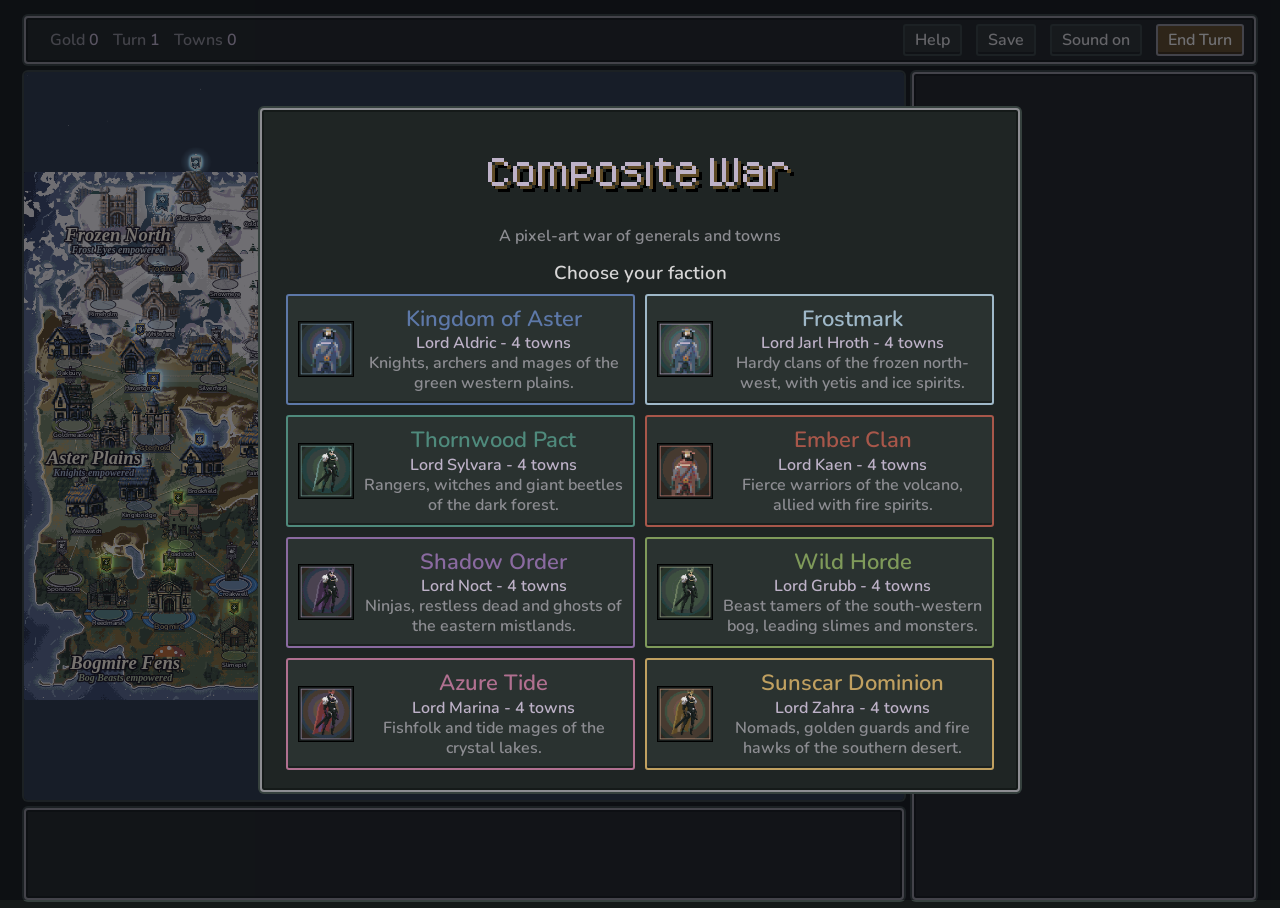
<file: index.html>
<!doctype html>
<meta charset="utf-8">
<title>Composite War</title>
<meta name="claude:viewport-fit-sides" content="cover">
<link rel="stylesheet" href="css/style.css">

<div id="app">
  <header id="topbar">
    <span id="tb-faction" class="tb-faction"></span>
    <span class="tb-stat" title="Gold">Gold <b id="tb-gold">0</b></span>
    <span class="tb-stat" title="Turn">Turn <b id="tb-turn">1</b></span>
    <span class="tb-stat" title="Towns held">Towns <b id="tb-spots">0</b></span>
    <span class="tb-spacer"></span>
    <button id="btn-help" type="button">Help</button>
    <button id="btn-save" type="button">Save</button>
    <button id="btn-sound" type="button">Sound on</button>
    <button id="end-turn" type="button" class="primary">End Turn</button>
  </header>

  <main id="stage">
    <canvas id="view"></canvas>
    <div id="battle-hud"></div>
    <div id="battle-ctrl"></div>
    <div id="turn-banner" hidden></div>
    <div id="capture-banner" hidden></div>
    <canvas id="bminimap" width="200" height="128" title="Click to look there"></canvas>
    <div id="map-ctrl">
      <canvas id="minimap" width="200" height="120" title="Click to jump there"></canvas>
      <div class="zbtns"><button id="zoom-in" type="button" title="Zoom in">+</button><button id="zoom-out" type="button" title="Zoom out">-</button><button id="zoom-home" type="button" title="Back to your capital">Home</button></div>
    </div>
  </main>

  <aside id="panel"></aside>
  <footer id="log"></footer>
</div>

<div id="title-screen" hidden></div>
<div id="modal" hidden></div>

<template id="help-text">
  <h2>How to play</h2>
  <p><b>Goal:</b> defeat every rival faction by taking all their towns.</p>
  <p><b>The map:</b> drag to scroll (or use the arrow keys / WASD), scroll the mouse wheel or pinch to zoom.
    Click the minimap in the corner to jump anywhere; <b>Home</b> returns to your capital.</p>
  <p><b>Your turn:</b> click one of your towns (yellow name). Click generals in the side panel to tick or untick them.
    Roads to neighbouring towns light up: <b>white</b> = move there, <b>red</b> = attack.</p>
  <p><b>Frontline and backline:</b> Warriors and their troops are frontline; Marksmen, Mages and their troops are backline.
    In battle the frontline deploys in front and holds enemies up as they pass, and goes after anyone threatening its backline.
    The backline stays behind its front line, steps back from melee when it can, and hits weaker when caught in melee.
    Bring both: a backline with no frontline is easy prey.</p>
  <p><b>Hero classes and recruiting:</b> each hero is a <b>Warrior</b> (recruits infantry, cavalry and beasts), a <b>Marksman</b>
    (shooters and artillery) or a <b>Mage</b> (battle mages and healers), and recruits from their own faction's units.
    A faction's <b>lord</b> can recruit any of the faction's units and commands up to 24 soldiers (other heroes 16).
    Press <b>Recruit</b> next to a hero to choose troops, mix types in one squad, or dismiss soldiers. <b>Cavalry</b> hit twice as hard
    on the charge but spearmen punish them; <b>artillery</b> fires far with big blasts; <b>healers</b> mend the most hurt ally nearby.</p>
  <p><b>Landmarks:</b> each faction's landmark stands beside its capital and empowers one of its own units in
    battles nearby: Aster's Royal Bastion toughens Knights, Frostmark's Heart of Winter sharpens Frost Eyes, the Thornwood's
    Old Hollow strengthens Witches, the Ember Clan's Mountain of Fire fuels Fire Spirits, the Shadow Order's Whispering Ruins
    feed Ghosts, the Horde's Mother Mushroom grows Bog Beasts, the Azure Tide's Prism Spires focus Crystal Eyes, and the
    Sun Pyramid hardens Sun Guards. The power is full near the landmark (which always covers the capital) and fades with
    distance. It only works while the faction holds its capital, so taking a capital also breaks its power. Select a town
    to see which powers reach it.</p>
  <p><b>Signature abilities:</b> every hero has two abilities of their own, rolled at random when they appear: one learned at
    level 15 and their best at level 30 (heroes level up to 40). Some are big single strikes, others area blasts, auras or
    heals, and they come in strengths of 1 to 5 stars. A hero with strong abilities is worth more to hire or persuade.
    See them in the hero's Recruit window; in battle they are on the skill bar.</p>
  <p><b>Promotion:</b> soldiers level up in battle (for surviving, winning and each kill). At level 15 they are promoted
    (silver pip) and at level 30 again (two gold pips), getting much stronger each time. Heroes of level 10+ can recruit
    veterans for 3x the price. Keep your veterans alive!</p>
  <p>Each general can move or attack once per turn. <b>Recruiting</b> refills a general's squad for gold and is free to do any time.</p>
  <p><b>Formation:</b> before a battle you fight yourself, choose which squads stand in the <b>front row</b> (nearest the enemy)
    and which in the <b>back row</b>, and their order along the line. Heroes remember their row.</p>
  <p><b>Battles</b> are fought by <b>blocks of hundreds of men</b> (each soldier takes the field as 5 men) on a large field seen
    from high above, with the whole battlefield in view. Every block has <b>morale</b>, shown under its portrait: Steady, Wavering or Routing.
    Losses, blows into its <b>flank or rear</b> (which also hit harder), charges and a fallen general shake it; a routing block flees and
    may rally once safe. Win by breaking the enemy's blocks, so try to hit them from the side.</p>
  <p>A battle starts paused. Click a block or its <b>marker</b> to select it (Shift-click or drag a box for several, or click its portrait
    at the top). <b>Right-click</b> the ground to move there (on touch: tap the ground), or an enemy to attack it. <b>Right-drag</b> to draw
    a front line: the selected blocks spread along it, as wide as you drew it, facing across it (to the left of the way you dragged).
    Several blocks move in the chosen <b>formation</b>
    (Auto: frontline in front, backline behind; Line; Column; Wedge). <b>Advance</b>, <b>Hold</b> and <b>Retreat</b> apply to the
    selected squads (or all). Advancing frontline troops <b>charge</b> the last stretch and hit harder on impact.
    Each hero has <b>skills</b> that cost MP (Z / X / C, or the buttons); area skills land where you click,
    and <b>Auto</b> lets the hero cast by themself. Space pauses; arrow keys or WASD scroll; the wheel zooms; middle-drag scrolls.
    If a general falls, their block is badly shaken. <b>Terrain</b> matters (point at the ground to see what it is): <b>hills</b> let shooters
    reach further, give melee the edge downhill and slow anyone climbing; <b>forests</b> hide the troops in them
    until the enemy is close (or they attack), slow units and shelter them from arrows; rivers can be crossed quickly only at the fords and bridges,
    mud, snow and sand slow everyone, and rocks and lava block the way. Archers, mages and artillery shoot from far off, so use them:
    an advance under their fire is costly, and blocks clash for a long, heavy fight. Their arrows and shot fly slowly and come down
    where they were aimed, so troops on the move dodge some, and long shots miss more.
    Every town (not villages) is <b>walled</b>: a square of walls with towers, and shut <b>gates</b> on the sides its ground leaves open.
    On open ground there is a gate on every side; a town on a ridge end has cliffs on two sides and two gates; a clifftop town has
    one gate up a narrow ramp, and an island town one gate at the end of a causeway (the map shows each town's site).
    Right-click a gate to batter it down (artillery hits gates hard, arrows barely scratch them); squads spread over the gates.
    Defenders shoot from the wall-walk, are sheltered from missiles inside the walls, and can sally out through their own gates.
    When time runs out the defenders keep the town.</p>
  <p><b>Wandering generals</b> (marked with a gold coin on the map) drift between towns. Hire one while they are in a town you own.
    Defeated generals who are captured become wanderers too.</p>
  <p>Generals of the Free Towns join you when you take their town and they have nowhere to flee.
    You can also <b>Persuade</b> a <b>cornered</b> general (one whose town has no neighbouring town of their own side, the same
    rule as above) to join you for gold: click their town; you need one of your generals who has not acted, in a town next to
    theirs, to go as envoy. Stronger generals cost more, rival faction generals most of all; lords never sell out.
    Rival factions do the same - <b>keep your generals connected to your other towns</b> or they can be bribed away.</p>
  <p><b>Story:</b> events appear as dialogue - at the start, when you first reach each region, at milestones, and now and then
    at the start of a turn. Many offer a choice with gold, soldiers or experience at stake.</p>
  <p><b>End Turn</b> lets the other factions act, then every faction collects gold from its towns. The game autosaves each turn.</p>
</template>

<script src="js/map.js"></script>
<script src="js/data.js"></script>
<script src="js/palette.js"></script>
<script src="js/events.js"></script>
<script src="tools/pixelgen/pixelgen.js"></script>
<script src="tools/pixelgen/medieval.js"></script>
<script src="tools/pixelgen/creatures.js"></script>
<script src="tools/pixelgen/buildings.js"></script>
<script src="js/gensprites.js"></script>
<script src="js/chars.js"></script>
<script src="js/assets.js"></script>
<script src="js/art.js"></script>
<script src="js/heraldry.js"></script>
<script src="js/mapview.js"></script>
<script src="js/walls.js"></script>
<script src="js/terrain.js"></script>
<script src="js/battle.js"></script>
<script src="js/battleui.js"></script>
<script src="js/game.js"></script>
<script src="js/main.js"></script>
</file>
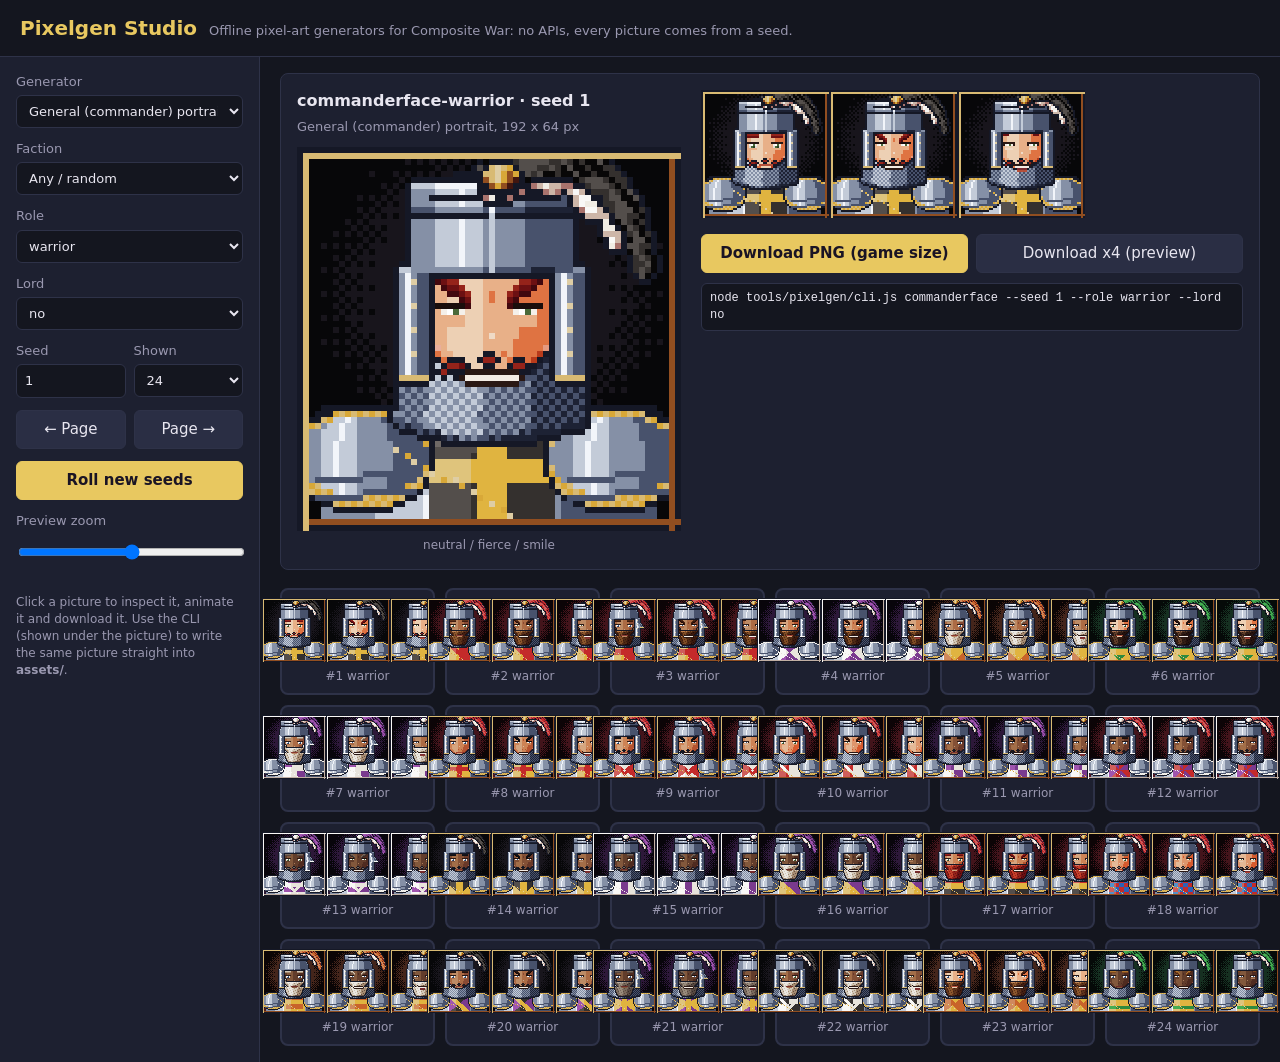
<file: tools/pixelgen/index.html>
<!doctype html>
<html lang="en">
<head>
<meta charset="utf-8">
<meta name="viewport" content="width=device-width, initial-scale=1">
<title>Pixelgen Studio</title>
<style>
  :root {
    --bg: #14161f; --panel: #1d2030; --line: #2e3248; --text: #e8e6f0; --dim: #9a98b0;
    --accent: #e8c860; --sel: #5a9cff;
  }
  * { box-sizing: border-box; }
  body { margin: 0; background: var(--bg); color: var(--text); font: 15px/1.4 system-ui, sans-serif; }
  header { padding: 14px 20px; border-bottom: 1px solid var(--line); display: flex; gap: 12px; align-items: baseline; flex-wrap: wrap; }
  header h1 { margin: 0; font-size: 20px; color: var(--accent); }
  header span { color: var(--dim); font-size: 13px; }
  main { display: grid; grid-template-columns: 260px 1fr; min-height: calc(100vh - 56px); }
  aside { background: var(--panel); border-right: 1px solid var(--line); padding: 16px; display: flex; flex-direction: column; gap: 12px; }
  label { display: flex; flex-direction: column; gap: 4px; font-size: 13px; color: var(--dim); }
  select, input { background: var(--bg); color: var(--text); border: 1px solid var(--line); border-radius: 6px; padding: 7px 8px; font: inherit; }
  .row { display: flex; gap: 8px; }
  .row > * { flex: 1; min-width: 0; }
  input { width: 100%; }
  button { background: #2a2e44; color: var(--text); border: 1px solid var(--line); border-radius: 6px; padding: 8px 10px; font: inherit; cursor: pointer; }
  button:hover { border-color: var(--sel); }
  button.primary { background: var(--accent); color: #1a1424; border-color: var(--accent); font-weight: 600; }
  .work { padding: 16px 20px; display: flex; flex-direction: column; gap: 18px; min-width: 0; }
  .grid { display: grid; grid-template-columns: repeat(auto-fill, minmax(150px, 1fr)); gap: 10px; }
  .cell { background: var(--panel); border: 2px solid var(--line); border-radius: 8px; padding: 8px; cursor: pointer; display: flex; flex-direction: column; align-items: center; gap: 6px; }
  .cell.sel { border-color: var(--sel); }
  .cell small { color: var(--dim); font-size: 12px; text-align: center; }
  canvas { image-rendering: pixelated; image-rendering: crisp-edges; }
  .checker { background-color: #2a2c3a; background-image: linear-gradient(45deg, #23252f 25%, transparent 25%, transparent 75%, #23252f 75%), linear-gradient(45deg, #23252f 25%, transparent 25%, transparent 75%, #23252f 75%); background-size: 16px 16px; background-position: 0 0, 8px 8px; }
  .detail { background: var(--panel); border: 1px solid var(--line); border-radius: 8px; padding: 16px; display: flex; gap: 20px; flex-wrap: wrap; align-items: flex-start; }
  .detail h2 { margin: 0 0 6px; font-size: 16px; }
  .detail .meta { color: var(--dim); font-size: 13px; margin-bottom: 10px; }
  .anims { display: flex; gap: 10px; flex-wrap: wrap; }
  .sheet { max-width: 100%; overflow: auto; }
  code { background: var(--bg); border: 1px solid var(--line); border-radius: 6px; padding: 6px 8px; display: block; font-size: 12px; white-space: pre-wrap; word-break: break-all; }
  .swatches { display: flex; flex-direction: column; gap: 3px; }
  .swatches div { display: flex; gap: 3px; }
  .swatches span { width: 26px; height: 20px; border-radius: 3px; cursor: pointer; }
  .hint { color: var(--dim); font-size: 12px; }
  @media (max-width: 700px) { main { grid-template-columns: 1fr; } aside { border-right: 0; border-bottom: 1px solid var(--line); } }
</style>
</head>
<body>
<header>
  <h1>Pixelgen Studio</h1>
  <span>Offline pixel-art generators for Composite War: no APIs, every picture comes from a seed.</span>
</header>
<main>
  <aside>
    <label>Generator <select id="kind"></select></label>
    <label>Faction <select id="faction"></select></label>
    <div id="opts" style="display:flex;flex-direction:column;gap:12px"></div>
    <div class="row">
      <label>Seed <input id="seed" type="number" value="1"></label>
      <label>Shown <select id="count"><option>12</option><option selected>24</option><option>48</option></select></label>
    </div>
    <div class="row">
      <button id="prev">&larr; Page</button>
      <button id="next">Page &rarr;</button>
    </div>
    <button class="primary" id="roll">Roll new seeds</button>
    <label>Preview zoom <input id="zoom" type="range" min="2" max="10" value="6"></label>
    <p class="hint">Click a picture to inspect it, animate it and download it. Use the CLI (shown under the
      picture) to write the same picture straight into <b>assets/</b>.</p>
  </aside>
  <section class="work">
    <div class="detail" id="detail" hidden></div>
    <div class="grid" id="grid"></div>
  </section>
</main>
<script src="pixelgen.js"></script>
<script src="medieval.js"></script>
<script>
const $ = id => document.getElementById(id);
const G = PixelGen.GENERATORS;
let selected = null, timers = [];

const groups = {};
for (const [k, g] of Object.entries(G)) {
  const name = g.group || 'Classic 16px';
  if (!groups[name]) { groups[name] = document.createElement('optgroup'); groups[name].label = name; }
  groups[name].appendChild(new Option(`${g.label} (${g.size})`, k));
}
for (const name of Object.keys(groups).reverse()) $('kind').appendChild(groups[name]);
$('faction').add(new Option('Any / random', ''));
for (const [k, f] of Object.entries(PixelGen.FACTIONS)) $('faction').add(new Option(f.name, k));

// remember the last settings in this browser
try { const s = JSON.parse(localStorage.getItem('pixelgen') || '{}'); if (s.kind) $('kind').value = s.kind; if (s.faction !== undefined) $('faction').value = s.faction; if (s.seed) $('seed').value = s.seed; } catch (e) {}

function buildOpts() {
  $('opts').innerHTML = '';
  for (const [k, vals] of Object.entries(G[$('kind').value].options)) {
    const l = document.createElement('label'); l.textContent = k[0].toUpperCase() + k.slice(1);
    const s = document.createElement('select'); s.id = 'opt-' + k; s.dataset.opt = k;
    for (const v of vals) s.add(new Option(v, v));
    s.onchange = render; l.appendChild(s); $('opts').appendChild(l);
  }
}
function options() {
  const o = { faction: $('faction').value || undefined };
  for (const s of document.querySelectorAll('[data-opt]')) o[s.dataset.opt] = s.value;
  return o;
}
function toCanvas(img, scale) {
  const c = document.createElement('canvas');
  c.width = img.w * scale; c.height = img.h * scale;
  const x = c.getContext('2d'), raw = document.createElement('canvas');
  raw.width = img.w; raw.height = img.h;
  raw.getContext('2d').putImageData(new ImageData(img.toRGBA(), img.w, img.h), 0, 0);
  x.imageSmoothingEnabled = false; x.drawImage(raw, 0, 0, c.width, c.height);
  return c;
}
// A small looping animation of one track of frames.
function animCanvas(img, anim, track, scale) {
  const c = document.createElement('canvas');
  c.width = anim.fw * scale; c.height = anim.fh * scale; c.className = 'checker';
  const src = toCanvas(img, 1), x = c.getContext('2d'); x.imageSmoothingEnabled = false;
  let i = 0;
  const draw = () => { const f = track[i++ % track.length]; x.clearRect(0, 0, c.width, c.height); x.drawImage(src, f.x, f.y, anim.fw, anim.fh, 0, 0, c.width, c.height); };
  draw(); if (track.length > 1) timers.push(setInterval(draw, 1000 / anim.fps));
  return c;
}
function thumb(res) {
  const a = res.anim;
  if (res.kind === 'hero' || res.kind === 'monster' || res.kind === 'fx') return animCanvas(res.img, a, a.tracks[0], res.kind === 'fx' ? 3 : 5);
  if (res.kind === 'soldier' || res.kind === 'champion' || res.kind === 'cavalry') return animCanvas(res.img, a, a.tracks[0], res.kind === 'soldier' ? 3 : 2);
  if (res.kind === 'tile' || res.kind === 'field') { const c = toCanvas(tiled(res.img, 2), 2); return c; }
  const s = Math.max(1, Math.floor(120 / Math.max(res.img.w, res.img.h)));
  const c = toCanvas(res.img, s); c.className = 'checker'; return c;
}
function tiled(img, n) {
  const g = new PixelGen.Grid(img.w * n, img.h * n);
  for (let j = 0; j < n; j++) for (let i = 0; i < n; i++) g.blit(img, i * img.w, j * img.h);
  return g;
}
function fileName(res) { return `${res.name}-${options().faction || 'any'}-${res.seed}.png`; }
function download(img, scale, name) {
  toCanvas(img, scale).toBlob(b => { const a = document.createElement('a'); a.href = URL.createObjectURL(b); a.download = name; a.click(); setTimeout(() => URL.revokeObjectURL(a.href), 2000); });
}
function cliFor(res) {
  const o = options(), parts = ['node tools/pixelgen/cli.js', res.kind, '--seed', res.seed];
  for (const [k, v] of Object.entries(o)) if (v && v !== 'random' && v !== 'faction') parts.push('--' + k, v);
  return parts.join(' ');
}

function showDetail(res) {
  selected = res.seed;
  const d = $('detail'), z = +$('zoom').value;
  d.hidden = false; d.innerHTML = '';
  const left = document.createElement('div');
  left.innerHTML = `<h2>${res.name} &middot; seed ${res.seed}</h2><div class="meta">${G[res.kind].label}, ${res.img.w} x ${res.img.h} px</div>`;
  if (res.anim && res.anim.tracks[0].length > 1) {
    const an = document.createElement('div'); an.className = 'anims';
    const labels = res.anim.labels ? res.anim.labels : res.kind === 'hero' ? ['down', 'up', 'left', 'right', 'attack'] : res.kind === 'monster' ? ['down', 'up', 'left', 'right'] : ['play'];
    res.anim.tracks.forEach((t, i) => { const w = document.createElement('div'); w.style.textAlign = 'center'; w.appendChild(animCanvas(res.img, res.anim, t, z)); const s = document.createElement('div'); s.className = 'hint'; s.textContent = labels[i] || ''; w.appendChild(s); an.appendChild(w); });
    left.appendChild(an);
  }
  if (res.kind === 'tile' || res.kind === 'field') { const c = toCanvas(tiled(res.img, 3), Math.max(1, z - 3)); left.appendChild(c); left.insertAdjacentHTML('beforeend', '<div class="hint">3 x 3 repeat to check the seams</div>'); }
  if (res.colors) {
    const sw = document.createElement('div'); sw.className = 'swatches';
    for (const r of res.colors) { const row = document.createElement('div'); for (const c of r) { const s = document.createElement('span'); s.style.background = c; s.title = c + ' (click to copy)'; s.onclick = () => navigator.clipboard && navigator.clipboard.writeText(c); row.appendChild(s); } sw.appendChild(row); }
    left.appendChild(sw);
    left.insertAdjacentHTML('beforeend', '<div class="hint">Click a swatch to copy its hex.</div>');
  }
  const right = document.createElement('div');
  right.style.minWidth = '0'; right.style.flex = '1';
  const sheet = toCanvas(res.img, Math.max(1, Math.min(z, Math.floor(560 / res.img.w) || 1)));
  sheet.className = 'checker';
  const sh = document.createElement('div'); sh.className = 'sheet'; sh.appendChild(sheet); right.appendChild(sh);
  const btns = document.createElement('div'); btns.className = 'row'; btns.style.margin = '10px 0';
  const b1 = document.createElement('button'); b1.className = 'primary'; b1.textContent = 'Download PNG (game size)'; b1.onclick = () => download(res.img, 1, fileName(res));
  const b2 = document.createElement('button'); b2.textContent = 'Download x4 (preview)'; b2.onclick = () => download(res.img, 4, fileName(res).replace('.png', '@4x.png'));
  btns.append(b1, b2); right.appendChild(btns);
  const code = document.createElement('code'); code.textContent = cliFor(res); right.appendChild(code);
  d.append(left, right);
}

function render() {
  timers.forEach(clearInterval); timers = [];
  try { localStorage.setItem('pixelgen', JSON.stringify({ kind: $('kind').value, faction: $('faction').value, seed: $('seed').value })); } catch (e) {}
  const kind = $('kind').value, seed = +$('seed').value || 1, n = +$('count').value, o = options();
  $('grid').innerHTML = '';
  let first = null;
  for (let i = 0; i < n; i++) {
    const res = PixelGen.generate(kind, Object.assign({}, o, { seed: seed + i }));
    const cell = document.createElement('div'); cell.className = 'cell' + (res.seed === selected ? ' sel' : '');
    cell.appendChild(thumb(res));
    const s = document.createElement('small'); s.textContent = `#${res.seed} ${res.name.replace(kind + '-', '')}`; cell.appendChild(s);
    cell.onclick = () => { document.querySelectorAll('.cell.sel').forEach(e => e.classList.remove('sel')); cell.classList.add('sel'); showDetail(res); };
    $('grid').appendChild(cell);
    if (res.seed === selected || (!first && i === 0)) first = res;
  }
  if (first) showDetail(first);
}

$('kind').onchange = () => { selected = null; buildOpts(); render(); };
$('faction').onchange = render;
$('seed').onchange = render;
$('count').onchange = render;
$('zoom').oninput = render;
$('prev').onclick = () => { $('seed').value = Math.max(1, +$('seed').value - +$('count').value); render(); };
$('next').onclick = () => { $('seed').value = +$('seed').value + +$('count').value; render(); };
$('roll').onclick = () => { $('seed').value = 1 + Math.floor(Math.random() * 99999); selected = null; render(); };
buildOpts(); render();
</script>
</body>
</html>
</file>
<file: css/style.css>
/* Layout: one-screen game. Map/battle canvas fills the middle, command panel on the right,
   message log along the bottom. Classic JRPG windows: navy panels with a gold edge. */
/* Nunito (SIL Open Font License, assets/fonts/Nunito-OFL.txt): a rounded, very readable sans.
   It is registered as 'PixelFont', the name the canvas code uses, so map and battle labels use it
   too. Normal text uses the semi-bold cut (clearer on the dark panels), bold uses extra-bold.
   The original pixel font is kept as 'PixelOld' for the title. */
@font-face { font-family: 'PixelFont'; src: url('../assets/fonts/nunito-600.woff2') format('woff2'); font-weight: 400; font-display: block; }
@font-face { font-family: 'PixelFont'; src: url('../assets/fonts/nunito-800.woff2') format('woff2'); font-weight: 700; font-display: block; }
@font-face { font-family: 'PixelOld'; src: url('../assets/fonts/pixel.ttf') format('truetype'); font-display: swap; }

:root {
  /* sombre: iron grey panels, thistle and dust-grey text, a pale bronze edge */
  --bg: #151a19;
  --panel: #1f2524;
  --panel-2: #2a3230;
  --edge: #8d8d92;
  --edge-dark: #36413e;
  --ink: #d7d6d6;
  --muted: #8d8d92;
  --good: #939c80;
  --bad: #b4746a;
  --accent: #beb2c8;
  --font: 'PixelFont', 'PixelOld', 'Courier New', monospace;
  color-scheme: dark;
}

* { box-sizing: border-box; }
[hidden] { display: none !important; }
html, body { height: 100%; }
body {
  background: var(--bg); color: var(--ink);
  font-family: var(--font); font-size: 16px; line-height: 1.25;
  font-variant-ligatures: none; font-feature-settings: 'liga' 0, 'calt' 0;
  padding-left: max(16px, env(safe-area-inset-left, 0px));
  padding-right: max(16px, env(safe-area-inset-right, 0px));
  padding-block: 8px;
  overflow: hidden;
}

button {
  font: inherit; color: var(--ink); cursor: pointer;
  background: var(--panel-2); border: 2px solid var(--edge-dark); border-radius: 3px;
  padding: 4px 10px; box-shadow: inset 0 -2px 0 rgba(0, 0, 0, .35);
}
button:hover:not(:disabled) { border-color: var(--edge); }
button:focus-visible { outline: 2px solid var(--accent); outline-offset: 1px; }
button:disabled { opacity: .45; cursor: default; }
button.primary { background: #5e4a26; border-color: var(--edge); color: #eeedeb; }
button.on { background: #3e4a86; border-color: var(--accent); }

#app {
  height: 100%; display: grid; gap: 8px;
  grid-template-columns: minmax(0, 1fr) 290px;
  grid-template-rows: auto minmax(0, 1fr) 92px;
  grid-template-areas: "top top" "stage panel" "log panel";
}
.win, #topbar, #panel, #log, #modal .box, .title-box {
  background: var(--panel);
  border: 2px solid var(--edge);
  box-shadow: 0 0 0 2px var(--edge-dark), inset 0 0 0 2px #151a19;
  border-radius: 4px;
}

#topbar { grid-area: top; display: flex; align-items: center; flex-wrap: wrap; gap: 6px 14px; padding: 6px 10px; }
.tb-faction { font-size: 22px; }
.tb-stat { color: var(--muted); }
.tb-stat b { color: var(--accent); font-weight: normal; font-variant-numeric: tabular-nums; }
.tb-spacer { flex: 1; }

#stage { grid-area: stage; position: relative; min-width: 0; min-height: 0; border-radius: 4px; overflow: hidden;
  box-shadow: 0 0 0 2px var(--edge-dark); }
#view { width: 100%; height: 100%; display: block; image-rendering: pixelated; }

#panel { grid-area: panel; padding: 12px; overflow-y: auto; min-height: 0; }
#panel h2 { margin: 0 0 2px; font-size: 26px; font-weight: normal; }
#panel .sub { color: var(--muted); margin-bottom: 10px; text-transform: capitalize; }
.gens { display: grid; gap: 6px; }
.gen { display: grid; grid-template-columns: 40px 1fr auto; gap: 8px; align-items: center;
  padding: 4px; border: 2px solid transparent; border-radius: 3px; background: var(--panel-2); }
.gen[data-g] { cursor: pointer; }
.gen[data-g]:hover { border-color: var(--edge-dark); }
.gen.picked { border-color: var(--accent); }
.gen.acted { opacity: .55; }
.gen img { width: 38px; height: 38px; image-rendering: auto; border: 1px solid #000; }
.gn { font-size: 19px; }
.gu { color: var(--muted); font-size: 16px; }
.lord { font-size: 13px; color: #1f2524; background: var(--accent); padding: 0 4px; border-radius: 2px; vertical-align: 2px; }
.gs { color: var(--accent); min-width: 30px; text-align: right; }
.tbar { height: 4px; background: #4a2426; margin-top: 3px; }
.tbar i { display: block; height: 100%; background: var(--good); }
.actions { display: flex; gap: 6px; margin-top: 10px; flex-wrap: wrap; }
.hint { color: var(--muted); font-size: 16px; }
.hint b { color: var(--ink); font-weight: normal; }
.muted { color: var(--muted); }
.good { color: var(--good); }
.bad { color: var(--bad); }
.big { color: var(--accent); }
.turn { color: var(--accent); margin-top: 4px; }
table.realm, table.res { width: 100%; border-collapse: collapse; font-variant-numeric: tabular-nums; }
table.realm th, table.res th { text-align: left; color: var(--muted); font-weight: normal; padding: 2px 0; }
table.realm td, table.res td { padding: 3px 0; }
table.realm td + td, table.realm th + th { text-align: right; }
.dot { display: inline-block; width: 10px; height: 10px; margin-right: 6px; border: 1px solid #000; }

#log { grid-area: log; padding: 6px 10px; overflow-y: auto; font-size: 16px; min-height: 0; }

/* ---------- battle overlay ---------- */
#battle-hud, #battle-ctrl { display: none; }
body[data-mode="battle"] #app { grid-template-columns: minmax(0, 1fr); grid-template-areas: "top" "stage" "log"; }
body[data-mode="battle"] #panel { display: none; }
body[data-mode="battle"] #end-turn { visibility: hidden; }
body[data-mode="battle"] #battle-hud {
  display: flex; position: absolute; left: 0; right: 0; top: 0; padding: 6px 8px; gap: 8px;
  justify-content: space-between; align-items: flex-start; pointer-events: none;
  background: linear-gradient(rgba(10, 10, 20, .8), rgba(10, 10, 20, 0));
}
.bh-side { min-width: 0; flex: 1; }
.bh-1 { text-align: right; }
.bh-1 .bh-gens { justify-content: flex-end; }
.bh-gens { display: flex; gap: 6px; flex-wrap: wrap; margin-top: 2px; }
.bh-gen { display: flex; flex-direction: column; align-items: center; font-size: 15px; }
.bh-gen img { width: 30px; height: 30px; image-rendering: auto; border: 1px solid #000; }
.bh-gen.dead img { filter: grayscale(1) brightness(.5); }
.bh-bar { width: 30px; height: 3px; background: #4a2426; }
.bh-bar i { display: block; height: 100%; background: var(--accent); }
.bh-mid { text-align: center; }
#bh-time { font-size: 30px; color: var(--accent); font-variant-numeric: tabular-nums; }
.bh-where { color: var(--muted); }
body[data-mode="battle"] #battle-ctrl {
  display: flex; position: absolute; left: 50%; bottom: 8px; transform: translateX(-50%);
  gap: 6px; align-items: center; flex-wrap: wrap; justify-content: center;
  background: rgba(15, 16, 28, .85); border: 2px solid var(--edge-dark); border-radius: 4px; padding: 6px 8px;
  max-width: calc(100% - 16px);
}
#battle-ctrl .sep { width: 10px; }

body[data-mode="battle"] #turn-banner { display: none; }
#turn-banner { position: absolute; top: 12px; left: 50%; transform: translateX(-50%); font-size: 26px;
  background: rgba(15, 16, 28, .85); padding: 4px 16px; border: 2px solid var(--edge-dark); border-radius: 4px; }

/* ---------- dialogs ---------- */
#modal { position: fixed; inset: 0; background: rgba(5, 5, 12, .65); display: grid; place-items: center; z-index: 20;
  padding: 16px; }
#modal .box { padding: 16px 20px; max-width: min(620px, 100%); max-height: 90%; overflow-y: auto; }
#modal h2 { margin: 0 0 10px; font-weight: normal; font-size: 30px; }
#modal h3 { margin: 0 0 6px; font-weight: normal; }
#modal p { margin: 6px 0; }
.mbtns { display: flex; gap: 8px; justify-content: flex-end; margin-top: 14px; flex-wrap: wrap; }
.vs { display: grid; grid-template-columns: 1fr auto 1fr; gap: 12px; align-items: start; }
.vs-mid { align-self: center; text-align: center; font-size: 26px; color: var(--accent); }
.odds { font-size: 16px; color: var(--muted); }
.chip { display: flex; gap: 6px; align-items: center; margin-bottom: 6px; font-size: 16px; }
.chip b { font-weight: normal; font-size: 18px; }
.chip img { width: 30px; height: 30px; image-rendering: auto; border: 1px solid #000; }

/* ---------- title screen ---------- */
#title-screen { position: fixed; inset: 0; display: grid; place-items: center; z-index: 10; padding: 16px;
  background: rgba(8, 9, 16, .55); overflow-y: auto; }
.title-box { padding: 20px 24px; max-width: 760px; width: 100%; text-align: center; }
.title-box h1 { font-family: 'PixelOld', var(--font); font-weight: normal; font-size: clamp(40px, 7vw, 64px); margin: 0; color: var(--accent);
  text-shadow: 3px 3px 0 #5e4a26, 6px 6px 0 #000; letter-spacing: 1px; text-wrap: balance; }
.title-box h3 { font-weight: normal; margin: 14px 0 8px; }
.fcards { display: grid; grid-template-columns: repeat(auto-fit, minmax(300px, 1fr)); gap: 10px; text-align: left; }
.fcard { display: flex; gap: 10px; align-items: center; padding: 10px; border: 2px solid var(--fc); background: var(--panel-2); }
.fcard:hover { box-shadow: 0 0 0 2px var(--fc); }
.fcard img { width: 56px; height: 56px; image-rendering: auto; border: 1px solid #000; flex: none; }
.fn { font-size: 22px; color: var(--fc); }
.fl { color: var(--accent); font-size: 16px; }
.fb { color: var(--muted); font-size: 16px; }
button.big { font-size: 22px; padding: 6px 18px; margin-top: 10px; }

/* ---------- phones ---------- */
@media (max-width: 760px) {
  body { font-size: 16px; overflow: auto; }
  #app { height: auto; grid-template-columns: minmax(0, 1fr); grid-template-rows: auto 56vw auto 90px;
    grid-template-areas: "top" "stage" "panel" "log"; }
  body[data-mode="battle"] #app { grid-template-rows: auto 70vh 90px; }
  .fcards { grid-template-columns: 1fr; }
  .bh-gen img { width: 22px; height: 22px; }
}
@media (prefers-reduced-motion: reduce) { * { scroll-behavior: auto; } }

/* ---------- levels ---------- */
.lv { font-size: 15px; color: #8496b0; vertical-align: 1px; white-space: nowrap; }
.xbar { height: 3px; background: #1d2440; margin-top: 2px; }
.xbar i { display: block; height: 100%; background: #58698c; }
table.res td + td { padding-left: 14px; }
.wh { font-weight: normal; font-size: 19px; margin: 14px 0 6px; color: var(--accent); }
.gen button { font-size: 15px; padding: 2px 6px; }
.terr { color: var(--muted); font-size: 16px; }
.bh-terr { font-size: 14px; }

/* ---------- minimap & zoom ---------- */
#map-ctrl { position: absolute; right: 8px; bottom: 8px; display: flex; flex-direction: column; align-items: flex-end; gap: 4px; }
#minimap { width: 200px; height: 120px; image-rendering: auto; border: 2px solid var(--edge); box-shadow: 0 0 0 2px var(--edge-dark);
  border-radius: 3px; cursor: crosshair; background: #1d3557; touch-action: none; }
.zbtns { display: flex; gap: 4px; }
.zbtns button { min-width: 34px; padding: 2px 8px; }
body[data-mode="battle"] #map-ctrl, body[data-mode="title"] #map-ctrl { display: none; }
#view { touch-action: none; cursor: grab; }
@media (max-width: 760px) { #minimap { width: 140px; height: 84px; } }

/* ---------- frontline / backline tags ---------- */
.role { font-size: 13px; padding: 0 4px; border-radius: 2px; vertical-align: 1px; color: #1f2524; }
.role.front { background: #b09a62; }
.role.back { background: #8496b0; }
.warn { color: var(--bad); font-size: 16px; }

/* ---------- recruit window ---------- */
button.mini { font-size: 13px; padding: 0 6px; margin-left: 4px; }
.gu.sq { font-size: 14px; }
.box.rec { max-width: min(680px, 100%); }
table.rect { width: 100%; border-collapse: collapse; }
table.rect td { padding: 4px 6px; border-top: 1px solid var(--panel-2); vertical-align: middle; font-size: 16px; }
table.rect tr.pref td { background: rgba(190, 178, 200, .07); }
table.rect td.st { color: var(--muted); font-size: 14px; white-space: nowrap; }
table.rect button { padding: 1px 7px; }
.uico { width: 32px; height: 32px; image-rendering: auto; }
@media (max-width: 760px) { table.rect td.st { display: none; } }

/* ---------- big battles ---------- */
#bminimap { display: none; }
body[data-mode="battle"] #bminimap { display: block; position: absolute; right: 8px; top: 64px; width: 200px; height: 128px;
  border: 2px solid var(--edge); box-shadow: 0 0 0 2px var(--edge-dark); border-radius: 3px; cursor: crosshair; touch-action: none; background: #111; }
body[data-mode="battle"] #battle-ctrl { flex-direction: column; align-items: stretch; gap: 4px; width: min(920px, calc(100% - 16px)); }
.bc-row { display: flex; gap: 6px; align-items: center; flex-wrap: wrap; justify-content: center; }
.bc-row small { color: var(--muted); font-size: 12px; }
.bc-hint { text-align: center; font-size: 13px; }
.bc-pause.on { background: #5e4a26; border-color: var(--edge); }
.bh-gen { cursor: pointer; }
.bh-gen.sel img { outline: 2px solid var(--accent); }
.bh-bar.mp i { background: #58698c; }
body[data-mode="battle"] #battle-hud { pointer-events: auto; }
body[data-mode="battle"] #battle-hud .bh-mid, body[data-mode="battle"] #battle-hud .bh-name { pointer-events: none; }
@media (max-width: 760px) { body[data-mode="battle"] #bminimap { width: 120px; height: 77px; } .bc-hint { display: none; } }

/* ---------- persuade ---------- */
button.persuade { font-size: 13px; line-height: 1.1; padding: 2px 6px; }

/* ---------- signature abilities ---------- */
.sigs { margin: 6px 0; display: grid; gap: 4px; }
.sigl { font-size: 15px; }
.sigl.locked { opacity: .6; }
.stars { color: var(--accent); letter-spacing: 1px; }
#bc-skills button.sig { border-color: var(--accent); }

/* ---------- roster rarity ---------- */
.rar { font-size: 12px; padding: 0 4px; border-radius: 2px; vertical-align: 1px; }
.rar.rC { color: #beb2c8; border: 1px solid #5a6480; }
.rar.rU { color: #8496b0; border: 1px solid #3a7aa0; }
.rar.rR { color: #d0c090; border: 1px solid #86703c; }

/* ---------- story events ---------- */
.box.story { max-width: min(600px, 100%); }
.scene { display: flex; gap: 14px; align-items: flex-start; }
.scene img { width: 76px; height: 76px; image-rendering: auto; border: 2px solid var(--edge); flex: none; }
.scene .who { color: var(--accent); font-size: 20px; }
.scene p { margin: 4px 0 0; font-size: 18px; line-height: 1.35; }
.scene.narr p { font-style: italic; color: #d7d6d6; }
.story .result { color: var(--good); }
.story .mbtns { flex-wrap: wrap; }

/* ---------- formation screen ---------- */
.box.form { max-width: min(820px, 100%); }
.frows { display: grid; grid-template-columns: 1fr 1fr; gap: 12px; }
.frow { background: var(--panel-2); border: 1px solid var(--edge-dark); border-radius: 4px; padding: 8px; min-height: 120px; }
.frow.front { border-color: #b09a62; }
.frow h3 { margin: 0 0 6px; font-weight: normal; }
.fslot { display: grid; grid-template-columns: 40px 1fr auto; gap: 8px; align-items: center; padding: 4px; margin-bottom: 6px;
  border: 2px solid transparent; border-radius: 3px; background: var(--panel); cursor: pointer; }
.fslot:hover { border-color: var(--edge); }
.fslot img { width: 38px; height: 38px; image-rendering: auto; border: 1px solid #000; }
.fslot .sq { font-size: 13px; }
.fmv { display: flex; flex-direction: column; gap: 2px; }
.fmv button { padding: 0 6px; font-size: 12px; }
@media (max-width: 760px) { .frows { grid-template-columns: 1fr; } }

/* ---------- capture banner (towns and cities) ---------- */
#capture-banner { position: absolute; left: 50%; top: 6%; transform: translateX(-50%); pointer-events: none; z-index: 5;
  text-align: center; padding: 8px 28px 10px; white-space: nowrap;
  background: linear-gradient(90deg, rgba(10, 8, 20, 0), rgba(10, 8, 20, .88) 18%, rgba(10, 8, 20, .88) 82%, rgba(10, 8, 20, 0));
  border-top: 2px solid var(--fc); border-bottom: 2px solid var(--fc);
  animation: cb-in .45s cubic-bezier(.2, 1.6, .4, 1) both, cb-out .5s ease-in 1.5s forwards; }
#capture-banner .cb-kicker { font-size: 18px; color: var(--fc); letter-spacing: 3px; text-transform: uppercase; }
#capture-banner .cb-name { font-size: 34px; color: #eeedeb; text-shadow: 2px 2px 0 #000; }
#capture-banner .cb-sub { font-size: 16px; color: var(--good); }
#capture-banner.big { top: 5%; padding: 14px 60px 16px; border-width: 4px; border-color: #d0c090;
  box-shadow: 0 0 40px var(--fc), inset 0 0 30px rgba(190, 178, 200, .25);
  animation: cb-slam .6s cubic-bezier(.2, 1.4, .3, 1) both, cb-glow .9s ease-in-out .6s 2 alternate, cb-out .6s ease-in 2.6s forwards; }
#capture-banner.big .cb-kicker { font-size: 24px; color: #d0c090; letter-spacing: 6px; }
#capture-banner.big .cb-name { font-size: clamp(40px, 7vw, 64px); color: var(--fc); text-shadow: 3px 3px 0 #000, 0 0 18px #eeedeb; }
#capture-banner.big .cb-sub { font-size: 20px; }
@keyframes cb-in { from { opacity: 0; transform: translateX(-50%) scale(.4); } to { opacity: 1; transform: translateX(-50%) scale(1); } }
@keyframes cb-slam { 0% { opacity: 0; transform: translateX(-50%) scale(3); filter: blur(6px); }
  60% { opacity: 1; transform: translateX(-50%) scale(.92); filter: none; } 100% { transform: translateX(-50%) scale(1); } }
@keyframes cb-glow { to { box-shadow: 0 0 70px var(--fc), 0 0 20px #fff, inset 0 0 40px rgba(190, 178, 200, .45); } }
@keyframes cb-out { to { opacity: 0; transform: translateX(-50%) translateY(-20px) scale(1.05); } }
@media (max-width: 760px) { #capture-banner .cb-name { font-size: 26px; } #capture-banner.big { padding: 10px 24px; } }

/* ---------- recruit opportunities (side panel) ---------- */
.opps { margin: -4px -4px 12px; padding: 8px; border: 2px solid #86703c; border-radius: 4px;
  background: linear-gradient(180deg, rgba(190, 178, 200, .16), rgba(190, 178, 200, .04)); }
.opps.live { border-color: var(--accent); animation: opp-pulse 1.6s ease-in-out infinite; }
.opps.fresh { animation: opp-pop .6s cubic-bezier(.2, 1.6, .4, 1), opp-pulse 1.6s ease-in-out .6s infinite; }
.opps-h { display: flex; align-items: center; gap: 6px; font-size: 19px; color: var(--accent); margin-bottom: 6px; }
.opps-ic { display: inline-grid; place-items: center; width: 20px; height: 20px; background: var(--accent); color: #1f2524;
  border-radius: 50%; border: 2px solid #1a1020; font-size: 14px; flex: none; }
.opps-n { margin-left: auto; font-weight: normal; background: var(--bad); color: #fff; border-radius: 10px; padding: 0 7px; font-size: 15px; }
.opp { display: grid; grid-template-columns: 32px 1fr auto; gap: 6px; align-items: center; width: 100%; text-align: left;
  padding: 3px 5px; margin-top: 4px; background: var(--panel-2); border-color: var(--edge-dark); }
.opp img { width: 30px; height: 30px; image-rendering: auto; border: 1px solid #000; }
.opp .oi { display: flex; flex-direction: column; min-width: 0; }
.opp .on { font-size: 16px; }
.opp .ow { font-size: 13px; color: var(--muted); white-space: nowrap; overflow: hidden; text-overflow: ellipsis; }
.opp .oc { font-size: 15px; color: var(--muted); }
.opp.ok.hire { border-color: var(--accent); }
.opp.ok.hire .oc { color: var(--accent); }
.opp.ok.persuade { border-color: #a597b0; }
.opp.ok.persuade .oc { color: #a597b0; }
.opp.fresh { animation: opp-new 1s ease-out 2; }
button.glow { border-color: var(--accent); background: #5e4a26; color: #eeedeb; animation: btn-glow 1.1s ease-in-out infinite alternate; }
button.persuade.glow { border-color: #a597b0; background: #5a2a52; }
@keyframes opp-pulse { 0%, 100% { box-shadow: 0 0 0 0 rgba(190, 178, 200, 0); } 50% { box-shadow: 0 0 14px 2px rgba(190, 178, 200, .55); } }
@keyframes opp-pop { from { transform: scale(.8); opacity: 0; } to { transform: scale(1); opacity: 1; } }
@keyframes opp-new { 0% { background: #86703c; } 100% { background: var(--panel-2); } }
@keyframes btn-glow { from { box-shadow: 0 0 2px rgba(190, 178, 200, .3); } to { box-shadow: 0 0 10px 2px rgba(190, 178, 200, .8); } }
@media (prefers-reduced-motion: reduce) {
  .opps.live, .opps.fresh, .opp.fresh, button.glow, #capture-banner, #capture-banner.big { animation: none !important; }
}

/* ---------- faction crests ---------- */
img.crest { width: 18px; height: 26px; image-rendering: auto; vertical-align: middle; margin-right: 6px; }
table.realm td { vertical-align: middle; }

/* ---------- battle HUD: bigger, clearer text ---------- */
body[data-mode="battle"] #battle-hud { padding: 8px 12px 18px; gap: 12px;
  background: linear-gradient(rgba(8, 8, 18, .92), rgba(8, 8, 18, .7) 70%, rgba(8, 8, 18, 0)); }
#battle-hud .bh-name { font-size: 20px; font-weight: 700; text-shadow: 0 2px 0 #000, 0 0 6px rgba(0, 0, 0, .8); }
#battle-hud .bh-gens { gap: 8px; margin-top: 4px; }
#battle-hud .bh-gen { font-size: 16px; font-weight: 700; color: #eeedeb; text-shadow: 0 1px 0 #000, 0 0 4px #000; }
#battle-hud .bh-gen img { width: 40px; height: 40px; border: 2px solid #151a19; border-radius: 3px; }
#battle-hud .bh-gen.sel img { outline: 3px solid var(--accent); outline-offset: 0; }
#battle-hud .bh-bar { width: 40px; height: 5px; margin-top: 2px; border: 1px solid #151a19; box-sizing: content-box; }
#battle-hud #bh-time { font-size: 40px; font-weight: 700; line-height: 1; text-shadow: 0 2px 0 #000, 0 0 10px rgba(0, 0, 0, .8); }
#battle-hud .bh-where { font-size: 18px; font-weight: 700; color: #eeedeb; text-shadow: 0 1px 0 #000, 0 0 4px #000; margin-top: 2px; }
#battle-hud .bh-terr { font-size: 15px; font-weight: 400; color: #a7a6ac; }
body[data-mode="battle"] #battle-ctrl { background: rgba(12, 12, 24, .94); border-color: var(--edge); padding: 8px 10px; gap: 6px; }
#battle-ctrl button { font-size: 17px; padding: 4px 12px; }
#battle-ctrl .bc-row { gap: 8px; }
#battle-ctrl .bc-row > .muted, #bc-sel { font-size: 17px; color: #d7d6d6; }
#battle-ctrl .bc-row small { font-size: 14px; color: #a7a6ac; }
#battle-ctrl .bc-hint { font-size: 15px; color: #a7a6ac; }
body[data-mode="battle"] #bminimap { top: 118px; }
@media (max-width: 760px) {
  #battle-hud .bh-name { font-size: 16px; }
  #battle-hud .bh-gen img { width: 28px; height: 28px; }
  #battle-hud .bh-bar { width: 28px; }
  #battle-hud #bh-time { font-size: 30px; }
  #battle-ctrl button { font-size: 15px; padding: 3px 9px; }
  body[data-mode="battle"] #bminimap { top: 96px; }
}

/* ---------- map side panel: bigger, clearer text ---------- */
#app { grid-template-columns: minmax(0, 1fr) 344px; }
#panel { padding: 14px; font-size: 16px; color: #d7d6d6; }
#panel h2 { font-size: 28px; font-weight: 700; line-height: 1.1; text-shadow: 0 2px 0 #000; }
#panel .sub { font-size: 16px; color: #a7a6ac; margin-bottom: 12px; }
#panel .gen { padding: 6px; gap: 10px; grid-template-columns: 44px 1fr auto; }
#panel .gen img { width: 44px; height: 44px; }
#panel .gn { font-size: 19px; font-weight: 700; }
#panel .gu { font-size: 15px; color: #a7a6ac; }
#panel .gu.sq { font-size: 15px; }
#panel .lv { font-size: 14px; font-weight: 700; color: #8496b0; }
#panel .lord, #panel .role { font-size: 13px; font-weight: 700; padding: 1px 5px; }
#panel .gs { font-size: 16px; font-weight: 700; }
#panel .tbar, #panel .xbar { height: 5px; border-radius: 2px; }
#panel button { font-size: 16px; }
#panel button.mini { font-size: 14px; padding: 1px 8px; }
#panel button.persuade { font-size: 14px; padding: 3px 8px; }
#panel .hint { font-size: 15px; color: #a7a6ac; line-height: 1.35; }
#panel .hint b { color: #ffffff; font-weight: 700; }
#panel .wh { font-size: 20px; font-weight: 700; }
#panel table.realm { font-size: 16px; }
#panel table.realm th { font-size: 14px; color: #a7a6ac; }
#panel table.realm th + th, #panel table.realm td + td { padding-left: 12px; white-space: nowrap; }
#panel table.realm tr.me td { background: rgba(190, 178, 200, .12); color: var(--accent); font-weight: 700; }
#panel table.realm tr.me td:first-child { box-shadow: inset 3px 0 0 var(--accent); padding-left: 4px; }
#panel table.realm td { padding: 5px 0; border-top: 1px solid rgba(255, 255, 255, .06); }
#panel table.realm td + td { font-weight: 700; }
#panel .opps-h { font-size: 20px; font-weight: 700; }
#panel .opp .on { font-size: 17px; font-weight: 700; }
#panel .opp .ow { font-size: 14px; color: #a7a6ac; }
#panel .opp .oc { font-size: 16px; font-weight: 700; }
#panel .opp img { width: 36px; height: 36px; }
#panel .opp { grid-template-columns: 38px 1fr auto; }

/* ---------- dialogs and popups: bigger, clearer text ---------- */
#modal { background: rgba(4, 4, 10, .74); }
#modal .box { font-size: 17px; color: #d7d6d6; line-height: 1.4; padding: 20px 24px;
  box-shadow: 0 0 0 2px var(--edge-dark), inset 0 0 0 2px #151a19, 0 12px 40px rgba(0, 0, 0, .6); }
#modal h2 { font-size: 30px; font-weight: 700; line-height: 1.15; text-shadow: 0 2px 0 #000; }
#modal h3 { font-size: 20px; font-weight: 700; }
#modal p { margin: 8px 0; }
#modal .muted, #modal .hint { color: #a7a6ac; }
#modal .mbtns { gap: 10px; margin-top: 18px; }
#modal .mbtns button { font-size: 18px; font-weight: 700; padding: 7px 18px; }
#modal button { font-size: 16px; }
/* attack / defend */
#modal .vs-mid { font-size: 32px; font-weight: 700; }
#modal .odds { font-size: 17px; font-weight: 700; color: #d7d6d6; }
#modal .chip { font-size: 15px; color: #a7a6ac; gap: 8px; margin-bottom: 8px; }
#modal .chip b { font-size: 18px; font-weight: 700; color: #d7d6d6; }
#modal .chip img { width: 40px; height: 40px; }
#modal .terr { font-size: 16px; color: #a7a6ac; }
#modal .warn { font-size: 16px; font-weight: 700; }
/* battle results */
#modal table.res { font-size: 16px; }
#modal table.res th { font-size: 17px; font-weight: 700; color: var(--accent); padding-top: 10px; }
#modal table.res td { padding: 6px 0; border-top: 1px solid rgba(255, 255, 255, .07); }
#modal table.res td + td { padding-left: 18px; white-space: nowrap; }
#modal .box:has(table.res) { min-width: min(560px, 100%); }
#modal table.res .good { font-weight: 700; }
#modal table.res .bad { font-weight: 700; }
/* recruit window */
#modal table.rect td { font-size: 16px; padding: 6px 7px; }
#modal table.rect td.st { font-size: 15px; color: #a7a6ac; }
#modal table.rect b { font-size: 18px; }
#modal .uico { width: 36px; height: 36px; }
#modal .sigl { font-size: 16px; color: #d7d6d6; }
/* story scenes */
#modal .scene img { width: 88px; height: 88px; border-radius: 3px; }
/* generated hero portraits are 64 px pixel art: shown at exactly 2x, with hard pixel edges */
#modal .scene img.pt { width: 128px; height: 128px; image-rendering: pixelated; border-radius: 4px; }
#modal .scene .who { font-size: 22px; font-weight: 700; }
#modal .scene p { font-size: 19px; line-height: 1.45; color: #eeedeb; }
#modal .scene.narr p { color: #d7d6d6; }
#modal .story .result { font-size: 18px; font-weight: 700; }
/* formation screen */
#modal .frow h3 { font-size: 19px; }
#modal .fslot img { width: 42px; height: 42px; }
#modal .fslot { font-size: 15px; grid-template-columns: 44px 1fr auto; }
#modal .fslot .gn { font-size: 18px; font-weight: 700; }
#modal .fslot .fi { font-size: 15px; line-height: 1.35; }
#modal .fslot .fi b { font-size: 18px; font-weight: 700; }
#modal .fslot .sq { font-size: 15px; color: #a7a6ac; }
#modal .fmv button { font-size: 14px; padding: 1px 8px; }
@media (max-width: 760px) {
  #modal .box { font-size: 16px; padding: 16px; }
  #modal h2 { font-size: 24px; }
  #modal .scene img { width: 64px; height: 64px; }
  #modal .scene img.pt { width: 64px; height: 64px; }
  #modal .scene p { font-size: 17px; }
}

/* ---------- landmark powers ---------- */
.lmpow { margin: 6px 0; padding: 6px 9px; border-left: 4px solid var(--fc); background: rgba(255, 255, 255, .05); border-radius: 3px;
  font-size: 15px; color: #beb2c8; line-height: 1.35; }
.lmpow b { color: var(--fc); font-weight: 700; }
.lmk { float: right; font-weight: 700; color: var(--accent); }
.lmtag { font-size: 12px; font-weight: 700; color: #1f2524; background: var(--accent); border-radius: 3px; padding: 0 5px; white-space: nowrap; }

/* ---------- battle morale ---------- */
.bh-bar.mo i { background: #939c80; }
.bh-bar.mo.wavering i { background: #d0c090; }
.bh-bar.mo.routing i { background: #b4746a; }
.bh-st { display: block; font-size: 11px; font-weight: 700; color: #939c80; letter-spacing: .02em; }
.bh-st.wavering { color: #d0c090; } .bh-st.routing { color: #b4746a; }
</file>
